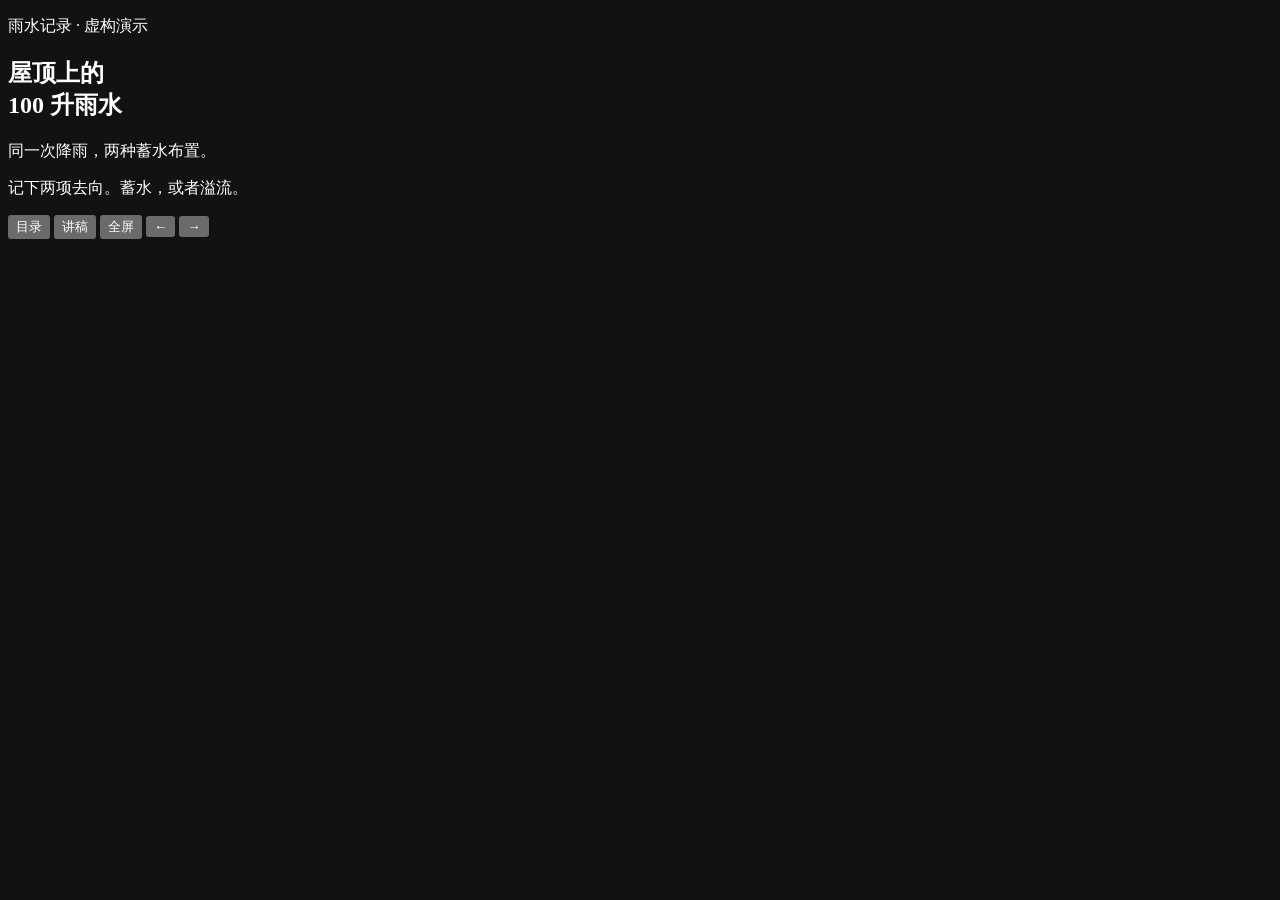
<file: assets/starter/index.html>
<!doctype html>
<html lang="zh-CN">
<head>
  <meta charset="utf-8">
  <meta name="viewport" content="width=device-width,initial-scale=1,viewport-fit=cover">
  <meta name="color-scheme" content="dark">
  <title>屋顶上的 100 升雨水 · 动态演示样例</title>
  <!-- YD_INLINE_CSS -->
</head>
<body>
<main id="stage" aria-label="屋顶雨水示例">
  <div id="deck">
    <section class="slide opener" data-title="屋顶上的 100 升雨水" data-chapter="雨水记录" data-beats="3" data-motion="cover" data-transition="iris" aria-labelledby="title-1">
      <div class="rain-window" aria-hidden="true"></div>
      <div class="title-block">
        <p class="eyebrow">雨水记录 · 虚构演示</p>
        <h1 id="title-1">屋顶上的<br><span>100</span> 升雨水</h1>
        <p class="intro" data-in="1">同一次降雨，两种蓄水布置。</p>
        <p class="opening-note" data-in="2">记下两项去向。蓄水，或者溢流。</p>
      </div>
      <p class="speaker-note" hidden>开场先看总降雨量，下一拍翻开记录册，再把注意力转到收集和溢流。此样例的数据是示意数字。</p>
    </section>

    <section class="slide survey" data-title="记录两种去向" data-chapter="记录方法" data-beats="3" data-motion="sheets" data-transition="leaf" aria-labelledby="title-2" hidden>
      <div class="rain-window" aria-hidden="true"></div>
      <div class="title-block">
        <p class="eyebrow">水量账本 · 单位为升</p>
        <h2 id="title-2">记录两种<br>去向</h2>
        <p class="intro">两种布置都接到 100 升雨水。</p>
      </div>
      <div class="field-sheet">
        <h3>水量记录簿</h3>
        <p><span>屋顶来水</span><b>100 L</b></p>
        <p data-in="1"><span>进入蓄水装置</span><b class="blue-ink">收集量</b></p>
        <p data-in="2"><span>从出水口流出</span><b>溢流量</b></p>
        <p class="balance" data-in="2">来水 = 收集量 + 溢流量</p>
      </div>
      <p class="speaker-note" hidden>用同一来水量对照两个布置。为展示动画，这个示意账本只分收集和溢流两项，忽略蒸发等其他去向。</p>
    </section>

    <section class="slide results" data-title="收集与溢流" data-chapter="对比结果" data-beats="3" data-transition="ink" aria-labelledby="title-3" hidden>
      <div class="ruled-paper" aria-hidden="true"></div>
      <div class="result-content">
        <p class="eyebrow">两种布置 · 示意结果</p>
        <h2 id="title-3">同样的来水量，<br>分到不同地方</h2>
        <div class="choices" aria-label="选择蓄水布置">
          <button type="button" data-layout="0" aria-pressed="true">布置 A</button>
          <button type="button" data-layout="1" aria-pressed="false">布置 B</button>
        </div>
        <div id="pour" data-in="1" role="img" aria-label="布置 A：收集 35 升，溢流 65 升">
          <div class="pour-capture"><b id="capture-value">35</b><span>升 · 收集</span></div>
          <div class="pour-overflow"><b id="overflow-value">65</b><span>升 · 溢流</span></div>
        </div>
        <p class="result-line" data-in="2">在这个例子中，布置 B 多收集 20 升，溢流也少了 20 升。</p>
      </div>
      <p class="speaker-note" hidden>先让观众看同一条总量轴，再切换布置。动画只移动两段的分界。标出的数值是虚构示例。</p>
    </section>
    <canvas id="book" class="motion-canvas" aria-hidden="true" hidden></canvas>
  </div>
  <div id="wipe" aria-hidden="true" hidden><span></span></div>
</main>
<nav id="chrome" aria-label="演示导航">
  <span id="chapter"></span>
  <div id="timeline" aria-label="章节进度"></div>
  <div class="nav-controls">
    <button type="button" id="overview-btn" title="章节目录 (Esc)">目录</button>
    <button type="button" id="notes-btn" title="讲稿 (N)">讲稿</button>
    <button type="button" id="full-btn" title="全屏 (F)">全屏</button>
    <button type="button" id="prev" aria-label="上一步">←</button>
    <output id="pager"></output>
    <button type="button" id="next" aria-label="下一步">→</button>
  </div>
</nav>
<dialog id="overview" aria-labelledby="index-heading">
  <header><h2 id="index-heading">演示目录</h2><form method="dialog"><button aria-label="关闭目录">×</button></form></header>
  <div id="index-list"></div>
  <p>← → 逐步播放 · ↑ ↓ 跳页 · N 讲稿 · F 全屏 · R 重播当前页</p>
</dialog>
<dialog id="notes" aria-labelledby="notes-title">
  <header><h2 id="notes-title">本页讲稿</h2><form method="dialog"><button aria-label="关闭讲稿">×</button></form></header>
  <p id="notes-body"></p>
</dialog>
<div id="live" class="sr-only" aria-live="polite"></div>
<noscript><p class="no-script">请启用浏览器 JavaScript 以播放这个文件。</p></noscript>
<!-- YD_INLINE_JS -->
</body>
</html>
</file>
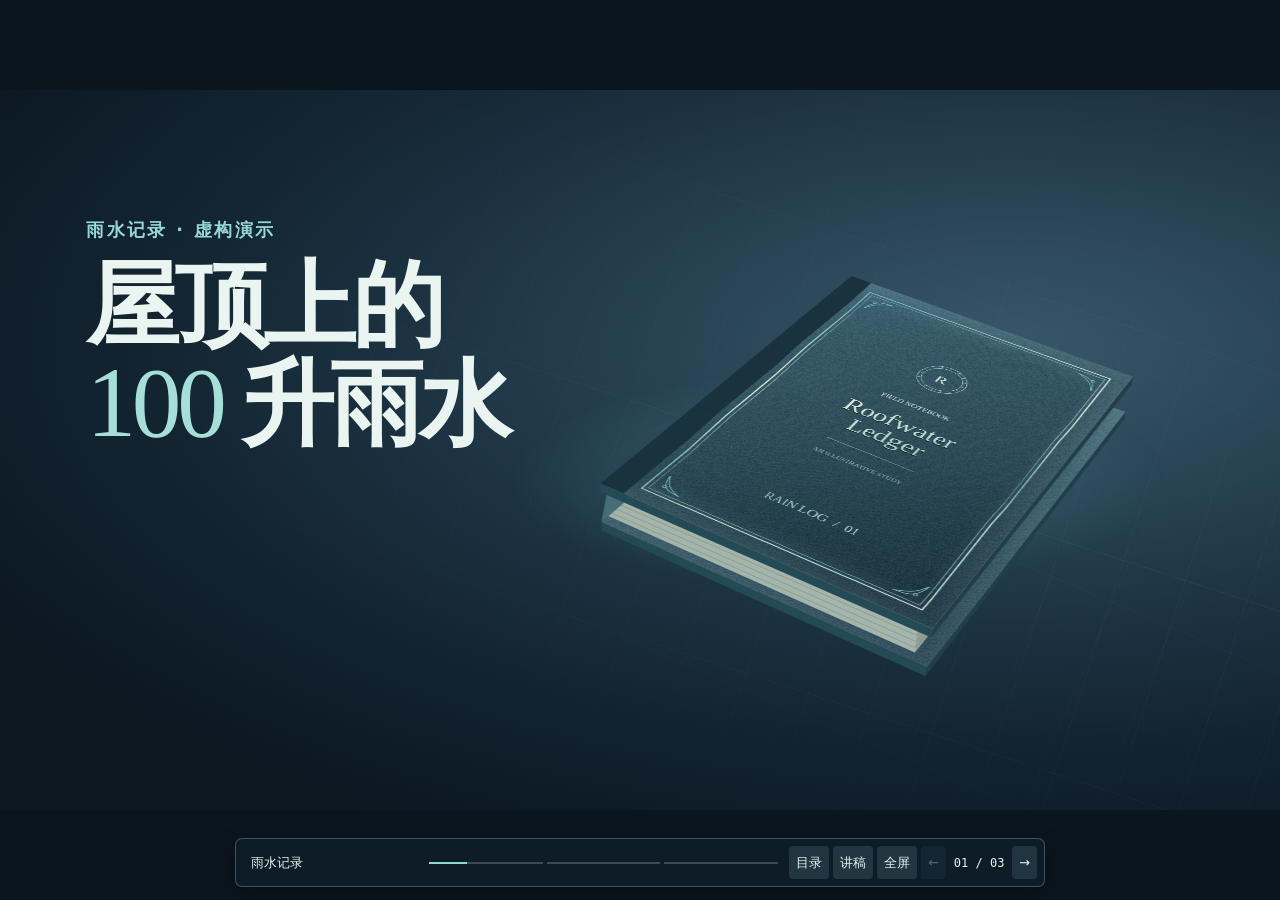
<file: examples/roofwater.html>
<!doctype html>
<html lang="zh-CN">
<head>
  <meta charset="utf-8">
  <meta name="viewport" content="width=device-width,initial-scale=1,viewport-fit=cover">
  <meta name="color-scheme" content="dark">
  <title>屋顶上的 100 升雨水 · 动态演示样例</title>
  <style>
:root {
  --stage-dark: #101d26;
  --stage-light: #e3f3ef;
  --focus: #ffca94;
  --nav-back: #101e29ed;
  --nav-text: #e3f3ef;
  --accent: #8dccc6;
  --font: "Microsoft YaHei","PingFang SC","Noto Sans CJK SC",system-ui,sans-serif;
}
* { box-sizing: border-box; }
html,body { width: 100%; height: 100%; margin: 0; overflow: hidden; }
body { background: var(--stage-dark); color: var(--stage-light); font-family: var(--font); }
button { color: inherit; cursor: pointer; font: inherit; }
button:disabled { cursor: default; opacity: .36; }
:is(button,a):focus-visible { outline: 3px solid var(--focus); outline-offset: 4px; }
[hidden] { display: none !important; }
.sr-only { position: absolute; width: 1px; height: 1px; overflow: hidden; clip-path: inset(50%); }
.no-script { position: fixed; bottom: 80px; left: 20px; color: var(--stage-light); }
#stage { position: fixed; inset: 0; overflow: hidden; touch-action: pan-y; }
#deck { position: absolute; top: 50%; left: 50%; width: var(--width,1600px); height: var(--height,900px); transform: translate(-50%,-50%) scale(var(--scale,1)); overflow: hidden; isolation: isolate; }
.slide { position: absolute; inset: 0; isolation: isolate; overflow: hidden; }
.motion-canvas { position: absolute; z-index: 4; pointer-events: none; }
[data-in] { transition: opacity .65s, translate .65s cubic-bezier(.2,.58,.2,1), filter .65s; }
[data-in][data-pending] { opacity: 0; translate: 0 20px; filter: blur(5px); visibility: hidden; pointer-events: none; }
.is-entering .intro-layer { animation: enter-layer .95s .06s cubic-bezier(.15,.68,.21,1) backwards; }
@keyframes enter-layer { from { opacity: 0; translate: 0 23px; filter: blur(5px); } }
#chrome { position: fixed; z-index: 9; bottom: max(13px,env(safe-area-inset-bottom)); left: 12px; right: 12px; margin-inline: auto; max-width: 810px; display: grid; grid-template-columns: .5fr 1fr auto; gap: 11px; padding: 7px; align-items: center; background: var(--nav-back); color: var(--nav-text); border: 1px solid #98ccce50; border-radius: 7px; box-shadow: 0 5px 15px #060c12a0; font-size: 13px; }
#chapter { padding-left: 8px; overflow: hidden; text-overflow: ellipsis; white-space: nowrap; }
#timeline,.nav-controls { display: flex; align-items: center; gap: 4px; }
#timeline button { position: relative; flex: 1; height: 27px; padding: 0; background: transparent; border: 0; }
#timeline button::before { content: ""; position: absolute; top: 13px; inset-inline: 0; height: 2px; background: #b7d8dc40; }
#timeline button[aria-current="step"]::before { background: linear-gradient(90deg,var(--accent) var(--progress),#b7d8dc40 var(--progress)); }
.nav-controls { justify-content: end; }
.nav-controls button { padding: 6px 7px; min-height: 33px; border: 0; border-radius: 4px; background: #a0c4d325; white-space: nowrap; }
.nav-controls button:hover,.nav-controls button:focus-visible { background: #a0c4d35a; }
#pager { min-width: 58px; text-align: center; white-space: nowrap; font: 12px "Consolas",monospace; }
dialog { color: #edf5f6; border: 1px solid #86b5bf; width: min(685px,calc(100% - 30px)); border-radius: 10px; background: #112431; box-shadow: 0 18px 55px #070e18b0; padding: 20px 24px; }
dialog::backdrop { background: #09141fbd; backdrop-filter: blur(5px); }
dialog header { display: flex; align-items: center; gap: 11px; justify-content: space-between; border-bottom: 1px solid #6292a4; margin-bottom: 15px; padding-bottom: 9px; }
dialog h2 { margin: 0; font-size: 26px; }
dialog p { margin: 14px 0 3px; line-height: 1.55; }
dialog button { border: 1px solid #63a0a763; background: #3b637357; border-radius: 3px; padding: 7px 10px; }
#index-list { display: flex; flex-direction: column; gap: 7px; }
#index-list button { text-align: left; }
#index-list button[aria-current="page"] { border-color: var(--focus); }
#wipe { position: absolute; z-index: 8; inset: 0; perspective: 1200px; pointer-events: none; overflow: hidden; }
#wipe span { position: absolute; inset: 0; background: linear-gradient(90deg,#374e4e,#c5e5dd 13%,#eafaec 55%,#658389); transform-origin: left center; animation: turn .74s cubic-bezier(.58,.06,.32,1) both; }
#wipe[data-direction="back"] span { animation-name: turn-back; }
#wipe[data-effect="iris"] span { background: radial-gradient(ellipse,#aac9c4,#385c68 44%,#172b37 72%); animation-name: cinema-iris; }
#wipe[data-effect="ink"] span { background: radial-gradient(ellipse at 30% 36%,#20475a,#152631 67%); animation-name: ink-spread; }
@keyframes turn { 0% { transform: translateX(105%) rotateY(42deg); opacity: 0; } 45%,54% { transform: translateX(0) rotateY(0); opacity: 1; } 100% { transform: translateX(-113%) rotateY(-37deg); opacity: 0; } }
@keyframes turn-back { 0% { transform: translateX(-105%) rotateY(-38deg); opacity: 0; } 45%,54% { transform: translateX(0) rotateY(0); opacity: 1; } 100% { transform: translateX(113%) rotateY(39deg); opacity: 0; } }
@keyframes cinema-iris { 0% { scale: 2; opacity: 0; filter: blur(20px); } 46%,54% { scale: 1; opacity: 1; filter: blur(0); } 100% { scale: .9; opacity: 0; filter: blur(16px); } }
@keyframes ink-spread { 0% { opacity: 0; clip-path: ellipse(0% 0% at 29% 28%); } 46%,54% { opacity: 1; clip-path: ellipse(120% 130% at 29% 28%); } 100% { opacity: 0; clip-path: ellipse(160% 160% at 29% 28%); } }
@media (max-width: 630px) {
  #chrome { grid-template-columns: 1fr auto; left: 8px; right: 8px; gap: 6px; }
  #chapter { display: none; }
  .nav-controls { gap: 3px; }.nav-controls button { padding-inline: 5px; min-height: 36px; }
  #pager { min-width: 45px; }
}
@media (prefers-reduced-motion: reduce) {
  *,*::before,*::after { animation: none !important; transition: none !important; }
}

/* Replace this file when changing subject, palette or layouts. */
:root { --stage-dark: #0b151e; --accent: #90d9d2; --focus: #ffc99d; }
.slide { color: #eaf5f1; background: radial-gradient(ellipse at 79% 35%,#324d60 0,#192e3d 43%,#0b1721 84%); }
.title-block,.result-content { position: absolute; z-index: 2; left: 108px; top: 160px; width: 690px; }
.eyebrow { margin: 0 0 20px; color: #97d9d2; font-size: 22px; font-weight: 620; letter-spacing: .15em; }
.slide h1,.slide h2,.slide h3 { margin: 0; font-family: "Songti SC","STZhongsong","SimSun",Georgia,serif; font-weight: 700; line-height: 1.04; letter-spacing: -.046em; }
.slide h1 { font-size: 116px; }
.slide h2 { font-size: 96px; }
.slide h1 span { color: #a6ded8; font: 1.07em/.98 Georgia,serif; }
.intro,.opening-note,.result-line { margin: 28px 0 0; line-height: 1.55; font-size: 32px; color: #d4e5e5; }
.opening-note { color: #9edacf; font-size: 26px; margin-top: 13px; }
.rain-window { position: absolute; inset: 0; pointer-events: none; overflow: hidden; background: radial-gradient(ellipse at 79% 40%,#6db9c118,transparent 60%); }
.rain-window::before,.rain-window::after { content: ""; position: absolute; inset: -30%; opacity: .6; transform: rotate(18deg); background: repeating-linear-gradient(90deg,transparent 0 34px,#bbebfc14 34.6px 35px,transparent 35px 81px),repeating-linear-gradient(0deg,transparent 0 215px,#e3f6fe14 215px 216px,transparent 216px 280px); mask-image: radial-gradient(ellipse at 74% 47%,#000 10%,transparent 55%); animation: rain-glass 9s linear infinite; }
.rain-window::after { opacity: .35; transform: rotate(23deg); animation-delay: -3s; animation-duration: 6s; }
@keyframes rain-glass { from { translate: 0 -100px; } to { translate: -91px 180px; } }
.is-entering :is(.title-block,.result-content) { animation: enter-layer .85s .1s cubic-bezier(.15,.68,.21,1) backwards; }
#book { left: 604px; top: 60px; width: 960px; height: 770px; }
#book.closing-book { left: 830px; width: 690px; }
.survey .title-block { left: 108px; width: 620px; }
.survey .sheets-canvas { z-index: 1; width: 1130px; height: 830px; left: 300px; top: 14px; }
.field-sheet { position: absolute; z-index: 2; width: 640px; min-height: 520px; top: 150px; right: 128px; padding: 45px 40px; color: #203946; background: repeating-linear-gradient(0deg,transparent 0 38px,#29727a23 38px 39px),linear-gradient(144deg,#ebf3e9,#b5d0d0); transform: perspective(1250px) rotateY(-8deg) rotateZ(3deg); border: 1px solid #94b1b0; border-radius: 3px 5px 14px 4px; box-shadow: 6px 8px 0 #6d8a8f,10px 12px 0 #90afb0,17px 22px 35px #05121ee0, inset 0 0 30px #51818949; }
.field-sheet h3 { font-size: 39px; margin-bottom: 22px; }
.field-sheet p { display: flex; justify-content: space-between; gap: 12px; margin: 0; padding: 17px 0; border-bottom: 1px solid #47687762; align-items: baseline; font-size: 26px; }
.field-sheet b { font: 38px/1.1 Georgia,"Microsoft YaHei",serif; color: #1c5161; }
.field-sheet .balance { margin-top: 25px; border-bottom: 0; font-size: 28px; font-weight: 650; }
.survey.is-entering .field-sheet { animation: physical-slide 1s .20s cubic-bezier(.14,.7,.24,1) backwards; }
@keyframes physical-slide { from { opacity: 0; translate: 105px 70px; rotate: 12deg; filter: blur(5px); } }
.results { color: #112d3a; background: #d9e6df; }
.ruled-paper { position: absolute; inset: 0; background: repeating-linear-gradient(0deg,transparent 0 41px,#65878b26 41px 42px), radial-gradient(ellipse at 35% 27%,#edf5e5,#d5e6de 54%,#9cbab9); }
.result-content { top: 115px; width: 1384px; }
.result-content .eyebrow { color: #286172; }
.result-content h2 { font-size: 78px; }
.choices { display: flex; width: fit-content; margin-top: 30px; border-bottom: 1px solid #527d8390; }
.choices button { padding: 10px 25px; font-size: 25px; color: #1f495b; border: 0; border-bottom: 2px solid transparent; background: #4b849315; }
.choices button[aria-pressed="true"] { background: #1b5163; color: #e5f3ed; border-color: #3b8290; }
#pour { display: flex; height: 155px; margin-top: 32px; perspective: 960px; }
#pour > div { display: flex; flex-direction: column; align-items: flex-start; justify-content: center; padding-left: 32px; color: #f0fcf5; box-shadow: inset 0 1px 0 #e9fffb9a,inset 0 -4px 0 #1629307a,0 10px 20px #354f4880; }
#pour b { font: 76px/.94 Georgia,serif; }
#pour span { font-size: 25px; margin-top: 7px; }
.pour-capture { flex: 0 0 var(--capture,35%); background: linear-gradient(0deg,#255e69,#2d8290); transition: flex-basis .8s cubic-bezier(.12,.55,.19,1); }
.pour-overflow { flex: 1; background: linear-gradient(0deg,#414f68,#546783); }
#pour:not([data-pending]) .pour-capture { transform-origin: left bottom; animation: settle-a .87s cubic-bezier(.14,.66,.32,1) backwards; }
#pour:not([data-pending]) .pour-overflow { transform-origin: left bottom; animation: settle-b .89s .12s cubic-bezier(.14,.66,.32,1) backwards; }
@keyframes settle-a { from { opacity: 0; transform: translate3d(-19px,-30px,70px) rotateX(-52deg); clip-path: inset(0 96% 0 0); } 74% { clip-path: inset(0 0 0 0); } }
@keyframes settle-b { from { opacity: 0; transform: translate3d(30px,-30px,86px) rotateY(72deg) rotateX(-39deg); filter: brightness(1.4); } }
.result-line { color: #174b56; }
.portrait :is(.title-block,.result-content) { left: 62px; top: 120px; width: 835px; }
.portrait .slide h1 { font-size: 112px; }
.portrait #book { left: 6px; top: 683px; width: 950px; height: 724px; }
.portrait .survey .title-block { left: 60px; width: 839px; }
.portrait .survey .title-block br { display: none; }
.portrait .survey .sheets-canvas { left: 28px; top: 515px; width: 900px; height: 800px; }
.portrait .field-sheet { top: 648px; right: 98px; width: 751px; min-height: 550px; }
.portrait .field-sheet p { font-size: 32px; }
.portrait .result-content h2 { font-size: 82px; }
.portrait .intro,.portrait .result-line { font-size: 36px; }
.portrait #pour { height: 204px; }
.portrait .choices button,.portrait #pour span { font-size: 31px; }

</style>
</head>
<body>
<main id="stage" aria-label="屋顶雨水示例">
  <div id="deck">
    <section class="slide opener" data-title="屋顶上的 100 升雨水" data-chapter="雨水记录" data-beats="3" data-motion="cover" data-transition="iris" aria-labelledby="title-1">
      <div class="rain-window" aria-hidden="true"></div>
      <div class="title-block">
        <p class="eyebrow">雨水记录 · 虚构演示</p>
        <h1 id="title-1">屋顶上的<br><span>100</span> 升雨水</h1>
        <p class="intro" data-in="1">同一次降雨，两种蓄水布置。</p>
        <p class="opening-note" data-in="2">记下两项去向。蓄水，或者溢流。</p>
      </div>
      <p class="speaker-note" hidden>开场先看总降雨量，下一拍翻开记录册，再把注意力转到收集和溢流。此样例的数据是示意数字。</p>
    </section>

    <section class="slide survey" data-title="记录两种去向" data-chapter="记录方法" data-beats="3" data-motion="sheets" data-transition="leaf" aria-labelledby="title-2" hidden>
      <div class="rain-window" aria-hidden="true"></div>
      <div class="title-block">
        <p class="eyebrow">水量账本 · 单位为升</p>
        <h2 id="title-2">记录两种<br>去向</h2>
        <p class="intro">两种布置都接到 100 升雨水。</p>
      </div>
      <div class="field-sheet">
        <h3>水量记录簿</h3>
        <p><span>屋顶来水</span><b>100 L</b></p>
        <p data-in="1"><span>进入蓄水装置</span><b class="blue-ink">收集量</b></p>
        <p data-in="2"><span>从出水口流出</span><b>溢流量</b></p>
        <p class="balance" data-in="2">来水 = 收集量 + 溢流量</p>
      </div>
      <p class="speaker-note" hidden>用同一来水量对照两个布置。为展示动画，这个示意账本只分收集和溢流两项，忽略蒸发等其他去向。</p>
    </section>

    <section class="slide results" data-title="收集与溢流" data-chapter="对比结果" data-beats="3" data-transition="ink" aria-labelledby="title-3" hidden>
      <div class="ruled-paper" aria-hidden="true"></div>
      <div class="result-content">
        <p class="eyebrow">两种布置 · 示意结果</p>
        <h2 id="title-3">同样的来水量，<br>分到不同地方</h2>
        <div class="choices" aria-label="选择蓄水布置">
          <button type="button" data-layout="0" aria-pressed="true">布置 A</button>
          <button type="button" data-layout="1" aria-pressed="false">布置 B</button>
        </div>
        <div id="pour" data-in="1" role="img" aria-label="布置 A：收集 35 升，溢流 65 升">
          <div class="pour-capture"><b id="capture-value">35</b><span>升 · 收集</span></div>
          <div class="pour-overflow"><b id="overflow-value">65</b><span>升 · 溢流</span></div>
        </div>
        <p class="result-line" data-in="2">在这个例子中，布置 B 多收集 20 升，溢流也少了 20 升。</p>
      </div>
      <p class="speaker-note" hidden>先让观众看同一条总量轴，再切换布置。动画只移动两段的分界。标出的数值是虚构示例。</p>
    </section>
    <canvas id="book" class="motion-canvas" aria-hidden="true" hidden></canvas>
  </div>
  <div id="wipe" aria-hidden="true" hidden><span></span></div>
</main>
<nav id="chrome" aria-label="演示导航">
  <span id="chapter"></span>
  <div id="timeline" aria-label="章节进度"></div>
  <div class="nav-controls">
    <button type="button" id="overview-btn" title="章节目录 (Esc)">目录</button>
    <button type="button" id="notes-btn" title="讲稿 (N)">讲稿</button>
    <button type="button" id="full-btn" title="全屏 (F)">全屏</button>
    <button type="button" id="prev" aria-label="上一步">←</button>
    <output id="pager"></output>
    <button type="button" id="next" aria-label="下一步">→</button>
  </div>
</nav>
<dialog id="overview" aria-labelledby="index-heading">
  <header><h2 id="index-heading">演示目录</h2><form method="dialog"><button aria-label="关闭目录">×</button></form></header>
  <div id="index-list"></div>
  <p>← → 逐步播放 · ↑ ↓ 跳页 · N 讲稿 · F 全屏 · R 重播当前页</p>
</dialog>
<dialog id="notes" aria-labelledby="notes-title">
  <header><h2 id="notes-title">本页讲稿</h2><form method="dialog"><button aria-label="关闭讲稿">×</button></form></header>
  <p id="notes-body"></p>
</dialog>
<div id="live" class="sr-only" aria-live="polite"></div>
<noscript><p class="no-script">请启用浏览器 JavaScript 以播放这个文件。</p></noscript>
<script>
/* Independent perspective-canvas props for scene-based presentations. */
(() => {
  "use strict";

  const clamp = (x) => Math.min(1, Math.max(0, x));
  const smooth = (x) => clamp(x) ** 2 * (3 - 2 * clamp(x));
  const mix = (a, b, x) => a + (b - a) * x;
  const pi = Math.PI;
  const bookWidth = 3.76;
  const paperWidth = 3.57;
  const bookDepth = 5.10;
  const paperDepth = 4.86;

  const defaultCover = {
    emblem: "✧",
    eyebrow: "F I E L D   N O T E S",
    title: ["The Archive"],
    subtitle: "A   C O L L E C T I O N   O F   O B S E R V A T I O N S",
    footer: "Vol. I",
  };

  const defaultPages = {
    left: { heading: "Field notes", rows: ["Context", "Observations", "Open questions"] },
    right: { heading: "Evidence", rows: ["Source", "Description", "Interpretation"] },
    under: { heading: "Method", rows: ["Define", "Collect", "Compare", "Verify"], checks: true },
  };

  const defaultMaterials = {
    cover: ["#40432d", "#272c20", "#111d18"],
    liner: ["#434938", "#2e3429", "#24281e"],
    left: ["#f9edd0", "#e1cda2", "#bea477"],
    right: ["#f1dfba", "#dfca9c", "#b69f75"],
    under: ["#f8e8c5", "#e8d5ab", "#c4ae84"],
    foil: ["#8e6d36", "#d9bc77", "#b9985a", "#ead29f", "#8f6e40"],
    binding: ["#2e342a", "#272c21", "#3c422f", "#5b5840"],
    edges: ["#dfc89b", "#ccb182", "#b9a277", "#745535"],
    ink: "#554b37",
    accent: "#8a5543",
    rule: "#967d55",
    halo: [167, 128, 64],
  };

  function surface(kind, content, materials, customImage) {
    const texture = document.createElement("canvas");
    texture.width = 610;
    texture.height = 860;
    const g = texture.getContext("2d");
    const w = texture.width;
    const h = texture.height;
    if (customImage) {
      g.drawImage(customImage, 0, 0, w, h);
      return texture;
    }
    const isCover = kind === "cover";
    const isLiner = kind === "liner";
    const isPaper = !isCover && !isLiner;
    let seed = 215730;
    const random = () => {
      seed = (Math.imul(seed, 1664525) + 1013904223) >>> 0;
      return seed / 4294967296;
    };
    const stops = materials[kind];
    const base = g.createLinearGradient(0, 0, w, h);
    base.addColorStop(0, stops[0]);
    base.addColorStop(.56, stops[1]);
    base.addColorStop(1, stops[2]);
    g.fillStyle = base;
    g.fillRect(0, 0, w, h);
    const img = g.getImageData(0, 0, w, h);
    for (let y = 0; y < h; ++y) {
      for (let x = 0; x < w; ++x) {
        const i = 4 * (y * w + x);
        const grain = (random() - .5) * (isPaper ? 23 : 25);
        const ox = Math.min(x, w - x) / 62;
        const oy = Math.min(y, h - y) / 78;
        const wear = (1 - Math.min(1, ox, oy)) * (isPaper ? -18 : 19);
        const cloth = isPaper ? 0 : 6 * Math.sin(x * 2.18) * Math.sin(y * 3.12) + 3 * Math.sin(y * 2.41);
        for (let c = 0; c < 3; ++c) img.data[i + c] += grain + cloth + wear;
      }
    }
    g.putImageData(img, 0, 0);

    if (isCover) {
      const gold = g.createLinearGradient(120, 70, 470, 640);
      for (const [i, position] of [0, .42, .66, .85, 1].entries()) {
        gold.addColorStop(position, materials.foil[i]);
      }
      g.fillStyle = materials.cover[2];
      g.fillRect(0, 0, 45, h);
      g.strokeStyle = materials.binding[3];
      g.lineWidth = 1.2;
      g.strokeRect(8, 15, 35, h - 30);
      g.strokeStyle = gold;
      g.lineWidth = 2.7;
      g.strokeRect(60, 32, w - 94, h - 64);
      g.lineWidth = 1;
      g.strokeRect(68, 40, w - 110, h - 80);
      for (const [x, sx] of [[78, 1], [w - 50, -1]]) {
        for (const [y, sy] of [[50, 1], [h - 50, -1]]) {
          g.save();
          g.translate(x, y);
          g.scale(sx, sy);
          g.lineWidth = 1.6;
          g.beginPath();
          g.moveTo(0, 41);
          g.bezierCurveTo(11, 16, 16, 11, 41, 0);
          g.bezierCurveTo(19, 2, 6, 3, 0, 41);
          g.stroke();
          g.beginPath();
          g.arc(9, 9, 3, 0, pi * 2);
          g.stroke();
          g.restore();
        }
      }
      const center = 318;
      g.strokeStyle = gold;
      g.beginPath();
      g.arc(center, 230, 47, 0, pi * 2);
      g.stroke();
      g.beginPath();
      g.arc(center, 230, 39, 0, pi * 2);
      g.stroke();
      for (let i = 0; i < 16; ++i) {
        const a = i * pi / 8;
        g.beginPath();
        g.moveTo(center + 41 * Math.cos(a), 230 + 41 * Math.sin(a));
        g.lineTo(center + 46 * Math.cos(a), 230 + 46 * Math.sin(a));
        g.stroke();
      }
      g.textAlign = "center";
      g.fillStyle = gold;
      g.font = "34px Georgia, serif";
      g.fillText(content.emblem, center, 243, 64);
      g.font = "16px Georgia, serif";
      g.fillText(content.eyebrow, center, 344, 436);
      g.font = "52px Georgia, serif";
      g.shadowColor = "#111409";
      g.shadowOffsetY = 2;
      g.shadowBlur = 1;
      const titles = Array.isArray(content.title) ? content.title.slice(0, 3) : [content.title];
      for (const [row, title] of titles.entries()) {
        g.fillText(title, center, 445 + (row - (titles.length - 1) / 2) * 54, 436);
      }
      g.shadowColor = "transparent";
      g.lineWidth = 1.2;
      g.beginPath();
      g.moveTo(234, 517);
      g.lineTo(403, 517);
      g.stroke();
      g.font = "14px Georgia, serif";
      g.fillText(content.subtitle, center, 567, 436);
      g.font = "25px Georgia, serif";
      g.fillText(content.footer, center, 725, 436);
    }

    if (isPaper) {
      g.fillStyle = materials.ink;
      g.strokeStyle = materials.rule;
      g.lineWidth = 1.1;
      g.beginPath();
      g.moveTo(63, 109);
      g.lineTo(550, 109);
      g.moveTo(63, 749);
      g.lineTo(550, 749);
      g.stroke();
      g.font = "17px Georgia";
      g.fillText(content.eyebrow, 63, 92, 487);
      g.fillStyle = materials.accent;
      g.font = "45px Georgia";
      g.fillText(content.heading, 63, 180, 487);
      g.globalAlpha = .57;
      g.beginPath();
      g.moveTo(64, 224);
      g.lineTo(64, 718);
      g.moveTo(548, 224);
      g.lineTo(548, 718);
      for (let i = 0; i < 15; ++i) {
        g.moveTo(63, 232 + i * 34);
        g.lineTo(551, 232 + i * 34);
      }
      g.stroke();
      g.globalAlpha = .92;
      g.fillStyle = materials.ink;
      g.font = "22px Georgia";
      const rows = content.rows.slice(0, 13);
      const spacing = rows.length < 8 ? 68 : 34;
      for (const [i, line] of rows.entries()) {
        if (content.checks) g.strokeRect(81, 242 + spacing * i, 12, 11);
        g.fillText(line, 114, 258 + spacing * i, 417);
      }
      g.globalAlpha = .66;
      g.font = "17px Georgia";
      g.fillText(content.footer, 64, 781, 486);
    }
    return texture;
  }

  function pointsArea(points) {
    let twiceArea = 0;
    for (let i = 0; i < points.length; ++i) {
      const p = points[i];
      const q = points[(i + 1) % points.length];
      twiceArea += p.x * q.y - p.y * q.x;
    }
    return twiceArea * .5;
  }

  function triangle(g, tex, p, q, r, u, v, w) {
    const x1 = v[0] - u[0];
    const x2 = w[0] - u[0];
    const y1 = v[1] - u[1];
    const y2 = w[1] - u[1];
    const det = x1 * y2 - x2 * y1;
    const a = ((q.x - p.x) * y2 - (r.x - p.x) * y1) / det;
    const c = ((r.x - p.x) * x1 - (q.x - p.x) * x2) / det;
    const b = ((q.y - p.y) * y2 - (r.y - p.y) * y1) / det;
    const d = ((r.y - p.y) * x1 - (q.y - p.y) * x2) / det;
    const mx = (p.x + q.x + r.x) / 3;
    const my = (p.y + q.y + r.y) / 3;
    g.save();
    g.beginPath();
    for (const [i, item] of [p, q, r].entries()) {
      const size = Math.max(1, Math.hypot(item.x - mx, item.y - my));
      const x = item.x + .85 * (item.x - mx) / size;
      const y = item.y + .85 * (item.y - my) / size;
      if (i === 0) g.moveTo(x, y);
      else g.lineTo(x, y);
    }
    g.closePath();
    g.clip();
    g.transform(a, b, c, d, p.x - a * u[0] - c * u[1], p.y - b * u[0] - d * u[1]);
    g.drawImage(tex, 0, 0);
    g.restore();
  }

  window.startArchiveBook = (canvas, options = {}) => {
    const ctx = canvas.getContext("2d", { alpha: true });
    if (!ctx) return { set() {}, resize() {}, dispose() {} };
    const reduceMotion = window.matchMedia("(prefers-reduced-motion: reduce)");
    const materials = { ...defaultMaterials, ...options.materials };
    const coverContent = { ...defaultCover, ...options.cover };
    const tex = {};
    for (const name of ["cover", "liner", "left", "right", "under"]) {
      const content = name === "cover"
        ? coverContent
        : { eyebrow: "T H E   A R C H I V E", footer: "", ...defaultPages[name], ...options.pages?.[name] };
      tex[name] = surface(name, content, materials, options.textures?.[name]);
    }
    const motion = { open: 0, turn: 0, yaw: -.48, tilt: -.08, light: 1 };
    const goal = { ...motion };
    let mode = "sleep";
    let raf = 0;
    let lastTime = 0;
    let aspectScale = 1;
    let screenWidth = 900;
    let screenHeight = 800;
    const faces = [];
    let project;

    function shadow(frame, openness, brightness) {
      ctx.save();
      const point = project([0, -.1, .15]);
      ctx.translate(mix(478, point.x, .33), mix(522, point.y, .57));
      ctx.scale(1, .34);
      const halo = ctx.createRadialGradient(0, 0, 65, 0, 0, 430);
      halo.addColorStop(0, `rgba(${materials.halo},0.22)`);
      halo.addColorStop(.55, `rgba(${materials.halo},0.10)`);
      halo.addColorStop(1, `rgba(${materials.halo},0)`);
      ctx.globalAlpha = brightness;
      ctx.fillStyle = halo;
      ctx.fillRect(-490, -490, 980, 980);
      const radius = mix(205, 327, openness);
      ctx.translate(17 + frame * .8, 42);
      ctx.scale(1, .77);
      const contact = ctx.createRadialGradient(0, 0, 8, 0, 0, radius);
      contact.addColorStop(0, "rgba(2,9,7,.79)");
      contact.addColorStop(.58, "rgba(3,10,8,.32)");
      contact.addColorStop(1, "rgba(4,11,8,0)");
      ctx.fillStyle = contact;
      ctx.fillRect(-radius, -radius, radius * 2, radius * 2);
      ctx.restore();
    }

    function face(verts, contents, level, showBack = false) {
      const pts = verts.map(project);
      const area = pointsArea(pts);
      if (Math.abs(area) < .1 || (area < 0 && !showBack)) return;
      const depth = pts.reduce((total, p) => total + p.d, 0) / pts.length;
      faces.push({ pts, depth, level, contents });
    }

    function panel(a, y, width, depth, thick, top, lower, pageEdge, level) {
      const ca = Math.cos(a);
      const sa = Math.sin(a);
      const p = (u, v, t) => [ca * u * width - sa * t, y + sa * u * width + ca * t, depth * (v - .5)];
      const corners = (t) => [p(0, 0, t), p(1, 0, t), p(1, 1, t), p(0, 1, t)];
      const u = corners(thick);
      const l = corners(0);
      if (typeof top === "string" && tex[top]) {
        mapSurface(p, thick, top, false, false, 4, 3, level);
      } else {
        face(u, { color: top }, level);
      }
      if (typeof lower === "string" && tex[lower]) {
        mapSurface(p, 0, lower, true, true, 4, 3, level);
      } else {
        face([l[1], l[0], l[3], l[2]], { color: lower }, level);
      }
      for (let i = 0; i < 4; ++i) {
        const j = (i + 1) % 4;
        const rear = i === 3;
        const color = (pageEdge ? materials.edges : materials.binding)[i];
        face([u[j], u[i], l[i], l[j]], { color, pages: pageEdge && !rear, spine: rear && !pageEdge }, level);
      }
      return p;
    }

    function mapSurface(p, layer, material, reverse, flip, cols, rows, level, shade = 0) {
      const source = tex[material];
      for (let y = 0; y < rows; ++y) {
        for (let x = 0; x < cols; ++x) {
          const x0 = x / cols;
          const x1 = (x + 1) / cols;
          const y0 = y / rows;
          const y1 = (y + 1) / rows;
          const corners = [p(x0, y0, layer), p(x1, y0, layer), p(x1, y1, layer), p(x0, y1, layer)];
          const tx0 = (flip ? 1 - x0 : x0) * source.width;
          const tx1 = (flip ? 1 - x1 : x1) * source.width;
          const uv = [[tx0, y0 * source.height], [tx1, y0 * source.height], [tx1, y1 * source.height], [tx0, y1 * source.height]];
          if (reverse) {
            corners.reverse();
            uv.reverse();
          }
          const cover = material === "cover";
          face(corners, { tex: source, uv, shade: cover ? shade * .5 : shade, highlight: cover && layer > 0 ? .025 : 0 }, level);
        }
      }
    }

    function curledLeaf(turn, baseY, elapsed) {
      const theta = (.008 + turn * .985) * pi;
      const arch = Math.sin(theta) * .59;
      const p = (u, v) => {
        const angle = theta + arch * (.55 - u);
        const curl = u ** 4 * Math.sin(v * pi) * (.025 + .10 * Math.sin(theta));
        const flutter = Math.sin(elapsed * .94 + v * 2.4) * u ** 4 * .014;
        return [Math.cos(angle) * u * paperWidth, baseY + Math.sin(angle) * u * paperWidth + curl + flutter, paperDepth * (v - .5)];
      };
      mapSurface(p, 0, "right", false, false, 12, 4, 70, .08 * Math.sin(theta));
      mapSurface(p, 0, "left", true, true, 12, 4, 70, .10 * Math.sin(theta));
      const rim = [p(.992, 0), p(1, 0), p(1, .5), p(.992, .5)];
      face(rim, { color: "rgba(236,209,158,.67)" }, 71, true);
      face([p(.992, .5), p(1, .5), p(1, 1), p(.992, 1)], { color: "rgba(212,188,142,.72)" }, 71, true);
    }

    function drawFace({ pts, contents }) {
      if (contents.tex) {
        const [p, q, r, s] = pts;
        const [u, v, w, x] = contents.uv;
        triangle(ctx, contents.tex, p, q, r, u, v, w);
        triangle(ctx, contents.tex, p, r, s, u, w, x);
        if (!contents.shade && !contents.highlight) return;
      }
      ctx.beginPath();
      ctx.moveTo(pts[0].x, pts[0].y);
      for (const item of pts.slice(1)) ctx.lineTo(item.x, item.y);
      ctx.closePath();
      ctx.fillStyle = contents.color || (contents.shade ? `rgba(34,29,15,${contents.shade})` : `rgba(240,203,123,${contents.highlight})`);
      ctx.fill();
      if (contents.pages || contents.spine) {
        ctx.save();
        ctx.clip();
        const [a, b, c, d] = pts;
        const count = contents.pages ? 34 : 6;
        for (let i = 0; i < count; ++i) {
          const t = (i + .6) / count;
          ctx.beginPath();
          if (contents.pages) {
            ctx.moveTo(mix(a.x, d.x, t), mix(a.y, d.y, t));
            ctx.lineTo(mix(b.x, c.x, t), mix(b.y, c.y, t));
            ctx.strokeStyle = i % 7 === 0 ? "#6d5839a1" : "#82633c73";
            ctx.lineWidth = i % 7 === 0 ? .88 : .58;
          } else {
            ctx.moveTo(mix(a.x, b.x, t), mix(a.y, b.y, t));
            ctx.lineTo(mix(d.x, c.x, t), mix(d.y, c.y, t));
            ctx.strokeStyle = materials.foil[2];
            ctx.lineWidth = 2;
          }
          ctx.stroke();
        }
        ctx.restore();
      }
    }

    function draw(time) {
      raf = 0;
      if (mode === "sleep") return;
      const delta = lastTime ? Math.min(.048, (time - lastTime) / 1000) : .016;
      lastTime = time;
      const ease = reduceMotion.matches ? 1 : 1 - Math.exp(-delta * 3.25);
      for (const key of Object.keys(motion)) motion[key] = mix(motion[key], goal[key], ease);
      const t = reduceMotion.matches ? 0 : time / 1000;
      const wave = Math.sin(t * .59);
      const yaw = motion.yaw + wave * .036;
      const tip = motion.tilt + Math.sin(t * .48) * .021;
      const openness = motion.open;
      const theta = .97 * pi * openness;
      const cy = Math.cos(yaw);
      const sy = Math.sin(yaw);
      const cz = Math.cos(tip);
      const sz = Math.sin(tip);
      const cameraPitch = mix(.64, .88, openness);
      const cx = Math.cos(cameraPitch);
      const sx = Math.sin(cameraPitch);
      const centerX = mix(1.83, 0, smooth(openness * 1.25));
      const centerY = mix(.34, .83, openness);
      const focal = 1715 * mix(1.19, .93, openness);
      project = ([x, y, z]) => {
        x -= centerX;
        y -= centerY;
        const a = x * cy + z * sy;
        const b = z * cy - x * sy;
        const u = a * cz - y * sz;
        const v = a * sz + y * cz;
        const height = v * cx - b * sx;
        const depth = 17.2 - (v * sx + b * cx);
        return { x: 465 + focal * u / depth, y: 410 - focal * height / depth, d: depth };
      };
      ctx.setTransform(aspectScale, 0, 0, aspectScale, (screenWidth - 900 * aspectScale) * .5, (screenHeight - 800 * aspectScale) * .5);
      ctx.clearRect(-screenWidth / aspectScale, -screenHeight / aspectScale, screenWidth * 3 / aspectScale, screenHeight * 3 / aspectScale);
      shadow(wave, openness, motion.light);
      faces.length = 0;
      const cover = panel(0, .12, bookWidth, bookDepth, .11, "liner", materials.cover[2], false, 20);
      const remainingHeight = mix(.38, .25, openness) - motion.turn * .035;
      const paper = panel(0, .23, paperWidth, paperDepth, remainingHeight, "under", materials.edges[2], true, 30);
      const hingeY = .62;
      panel(theta, hingeY, bookWidth, bookDepth, .11, "cover", "liner", false, 40);

      const stackVisible = smooth((openness - .73) / .21);
      if (stackVisible > .06) {
        const leftBase = hingeY + .075 * stackVisible;
        const upper = (u, v) => [Math.cos(theta) * u * paperWidth, leftBase + Math.sin(theta) * u * paperWidth + .052 * Math.sin(pi * u), paperDepth * (v - .5)];
        mapSurface(upper, 0, "left", true, true, 8, 3, 51);
        const e = upper(1, 0);
        const f = upper(1, 1);
        const thickness = .070 * stackVisible;
        face([e, f, [f[0], f[1] - thickness, f[2]], [e[0], e[1] - thickness, e[2]]], { color: materials.edges[1], pages: true }, 50, true);
        face([f, upper(0, 1), [0, leftBase - thickness, f[2]], [f[0], f[1] - thickness, f[2]]], { color: materials.edges[2], pages: true }, 50, true);
      }

      if (openness > .61) {
        const turn = clamp(motion.turn);
        if (turn > .035 && turn < .968) {
          const seat = .23 + remainingHeight;
          const extent = paperWidth * Math.max(0, Math.cos(turn * pi) + .26);
          if (extent > .1) {
            face([[.025, seat + .006, -paperDepth * .47], [extent, seat + .006, -paperDepth * .41], [extent * .92, seat + .006, paperDepth * .45], [.025, seat + .006, paperDepth * .49]], { color: `rgba(45,34,17,${.20 * Math.sin(turn * pi)})` }, 55);
          }
          curledLeaf(turn, mix(seat + .012, hingeY + .152, turn), t);
        } else if (turn < .035) {
          const page = (u, v) => {
            const p = paper(u, v, remainingHeight + .007);
            p[1] += (.03 + .012 * Math.sin(t * 1.12)) * u ** 3 * Math.sin(pi * v);
            return p;
          };
          mapSurface(page, 0, "right", false, false, 8, 3, 52);
        }
      }

      face([cover(0, 0, .109), paper(0, 0, .36), paper(0, 1, .36), cover(0, 1, .109)], { color: materials.binding[0] }, 35, true);
      faces.sort((a, b) => a.level - b.level || b.depth - a.depth);
      for (const item of faces) drawFace(item);
      const settled = Object.keys(motion).every((key) => Math.abs(motion[key] - goal[key]) < .0001);
      if (!reduceMotion.matches || !settled) raf = requestAnimationFrame(draw);
    }

    function resize() {
      const rect = canvas.getBoundingClientRect();
      if (!rect.width || !rect.height) return;
      const pixelRatio = Math.min(window.devicePixelRatio || 1, 1.65);
      screenWidth = Math.round(rect.width * pixelRatio);
      screenHeight = Math.round(rect.height * pixelRatio);
      if (canvas.width !== screenWidth) canvas.width = screenWidth;
      if (canvas.height !== screenHeight) canvas.height = screenHeight;
      aspectScale = Math.min(screenWidth / 900, screenHeight / 800);
      if (mode !== "sleep" && !raf) raf = requestAnimationFrame(draw);
    }

    const observer = new ResizeObserver(resize);
    observer.observe(canvas);
    resize();
    return {
      set(nextMode, beat = 0) {
        if (nextMode === "sleep") {
          mode = nextMode;
          cancelAnimationFrame(raf);
          raf = 0;
          lastTime = 0;
          return;
        }
        const opening = nextMode === "cover";
        const open = Number(opening ? beat > 0 : beat === 0);
        const turn = Number(opening && beat > 1);
        Object.assign(goal, {
          open,
          turn,
          yaw: open ? -.22 : opening ? -.53 : -.69,
          tilt: open ? -.038 : opening ? -.10 : -.062,
          light: opening ? 1 : .84,
        });
        // Enter on the scene's first pose. Subsequent beats animate the same object.
        if (mode !== nextMode || reduceMotion.matches) Object.assign(motion, goal);
        mode = nextMode;
        resize();
        if (!raf) raf = requestAnimationFrame(draw);
      },
      resize,
      dispose() {
        observer.disconnect();
        cancelAnimationFrame(raf);
        mode = "sleep";
        raf = 0;
      },
    };
  };
})();

(function () {
  "use strict";

  const width = 1150;
  const height = 850;
  const camera = 1050;
  const corner = 0.5;
  const strips = 8;
  const tau = 2 * Math.PI;
  const clamp = (value, min, max) => Math.max(min, Math.min(max, value));
  const mix = (first, second, amount) => first + (second - first) * amount;
  const ease = (value) => value * value * (3 - 2 * value);

  window.startArchiveSheets = function (canvas, options = {}) {
    const context = canvas.getContext("2d", { alpha: true });
    if (!context) return { set() {}, resize() {}, sleep() {} };

    canvas.setAttribute("aria-hidden", "true");
    const reducedMotion = window.matchMedia("(prefers-reduced-motion: reduce)");
    const count = clamp(Math.round(options.count ?? 13), 1, 24);
    const duration = clamp(options.duration ?? 1.16, 0.14, 8);
    const materials = {
      paper: [243, 233, 212],
      ink: [49, 69, 65],
      stamp: [148, 90, 60],
      shadow: [8, 16, 15],
      ...options.materials,
    };
    const rgba = (rgb, opacity) => `rgba(${rgb},${opacity})`;
    const papers = Array.from({ length: count }, (_, index) => ({
      index,
      phase: (index * 2.399963 + 0.3) % tau,
      scale: 0.83 + ((index * 23) % 47) / 130,
      delay: ((index * 13) % 17) * 0.013,
      warm: (index * 29) % 13,
      rows: 7 + index % 5,
    }));

    let beat = 0;
    let startedAt = 0;
    let frameId = 0;
    let active = false;
    let source = null;
    let poses = null;

    function pose(paper, state, seconds) {
      const { index, phase } = paper;
      const wave = seconds * 1.15 + phase;
      const floating = Math.sin(wave);
      const lateral = Math.cos(wave * 0.71);
      if (state === 0) {
        const progress = papers.length === 1 ? .5 : index / (papers.length - 1);
        return [
          235 + progress * 590 + Math.sin(phase) * 57 + lateral * 26,
          118 + progress * 405 + Math.cos(phase) * 70 + floating * 23,
          -255 + Math.sin(phase * 2) * 145 + floating * 31,
          -0.65 + 0.72 * Math.sin(phase + wave * 0.3),
          0.69 * Math.cos(phase + wave * 0.25),
          -0.52 + 0.75 * Math.sin(phase * 0.82) + lateral * 0.17,
          14 + 9 * floating,
          0.48 + index * 0.022,
        ];
      }
      if (state === 1) {
        const fan = (index - (papers.length - 1) / 2) * Math.min(1, 13 / papers.length);
        return [
          560 + fan * 33 + lateral * 10,
          414 + Math.abs(fan) ** 1.7 * 6 + floating * 10,
          -97 + index * 6 + floating * 7,
          -0.68 + Math.abs(fan) * 0.026 + floating * 0.043,
          fan * 0.048 + lateral * 0.057,
          fan * 0.126 + floating * 0.036,
          15 + 6 * floating,
          0.64 + 0.019 * index,
        ];
      }
      return [
        660 + Math.sin(phase) * 9 + index * 0.4,
        574 - index * 2.6 + Math.cos(phase) * 3,
        -102 + index * 4.1,
        -1.055 + Math.sin(phase) * 0.035 + floating * 0.01,
        -0.21 + lateral * 0.018,
        -0.30 + Math.sin(phase) * 0.062,
        3 + index * 0.20,
        0.93,
      ];
    }

    function project(poseValues, paper, u, v) {
      const [x, y, depth, pitch, yaw, roll, curl] = poseValues;
      const scaledWidth = 165 * paper.scale;
      const scaledHeight = 223 * paper.scale;
      const px = (u - corner) * scaledWidth;
      const py = (v - corner) * scaledHeight;
      const pz = curl * ((v - 0.43) ** 2 * 4 + 0.23 * u * v);

      const pitchY = py * Math.cos(pitch) - pz * Math.sin(pitch);
      const pitchZ = py * Math.sin(pitch) + pz * Math.cos(pitch);
      const yawX = px * Math.cos(yaw) + pitchZ * Math.sin(yaw);
      const yawZ = -px * Math.sin(yaw) + pitchZ * Math.cos(yaw);
      const rollX = yawX * Math.cos(roll) - pitchY * Math.sin(roll);
      const rollY = yawX * Math.sin(roll) + pitchY * Math.cos(roll);
      const perspective = camera / (camera - depth - yawZ);
      return {
        x: width / 2 + (x - width / 2 + rollX) * perspective,
        y: height / 2 + (y - height / 2 + rollY) * perspective,
        z: depth + yawZ,
      };
    }

    function path(points, close = true) {
      context.beginPath();
      context.moveTo(points[0].x, points[0].y);
      for (let index = 1; index < points.length; index += 1) {
        context.lineTo(points[index].x, points[index].y);
      }
      if (close) context.closePath();
    }

    function drawPaper(paper, values, seconds) {
      const left = [];
      const right = [];
      const point = (u, v) => project(values, paper, u, v);
      for (let strip = 0; strip <= strips; strip += 1) {
        left.push(point(0, strip / strips));
        right.push(point(1, strip / strips));
      }
      const outline = [...left, ...[...right].reverse()];
      const [lightPitch, lightYaw, roll] = values.slice(3, 6);
      const front = Math.cos(lightPitch) * Math.cos(lightYaw) > 0;
      const light = 0.67 + 0.31 * Math.cos(lightPitch + 0.7)
        * Math.cos(lightYaw - 0.35 + 0.27 * Math.sin(seconds * 0.6));
      const keyX = 0.45 + Math.sin(seconds * 0.67 + paper.phase * 0.22) * 0.18;

      context.save();
      context.globalAlpha = values[7];

      const foot = point(0.5, 0.75);
      const shade = point(0.5, 0.24);
      context.shadowBlur = 11 * paper.scale;
      context.shadowOffsetX = 5;
      context.shadowOffsetY = 13;
      context.shadowColor = rgba(materials.shadow, 0.55);
      context.fillStyle = rgba(materials.paper, 1);
      path(outline);
      context.fill();
      context.shadowBlur = 0;
      context.shadowOffsetX = 0;
      context.shadowOffsetY = 0;

      const gradient = context.createLinearGradient(shade.x, shade.y, foot.x + 16, foot.y + 18);
      const brightness = Math.round(181 + 52 * light + paper.warm / 3);
      const cream = (shift) => {
        const colors = materials.paper.map((channel) => clamp(channel + brightness + shift - 243, 0, 254));
        return rgba(colors, 1);
      };
      gradient.addColorStop(0, cream(-19));
      gradient.addColorStop(keyX, cream(13));
      gradient.addColorStop(1, cream(-31));
      context.fillStyle = gradient;
      context.fill();

      for (let strip = 0; strip < strips; strip += 1) {
        const tone = Math.cos(strip * 0.44 - 1.7 + roll + lightPitch * 0.4);
        const shadeAmount = Math.abs(tone) * 0.065;
        context.fillStyle = tone < 0 ? `rgba(74, 65, 44, ${shadeAmount})` : `rgba(255, 255, 232, ${shadeAmount})`;
        path([left[strip], right[strip], right[strip + 1], left[strip + 1]]);
        context.fill();
      }

      context.lineCap = "round";
      context.lineJoin = "round";
      path(outline);
      context.strokeStyle = "rgba(77, 61, 41, 0.28)";
      context.lineWidth = 0.8;
      context.stroke();
      path([right[0], ...left], false);
      context.strokeStyle = "rgba(255, 249, 231, 0.68)";
      context.lineWidth = 0.66;
      context.stroke();

      if (options.decorate) {
        path(outline);
        context.clip();
        options.decorate(context, point, { index: paper.index, front });
        context.restore();
        return;
      }

      context.strokeStyle = rgba(materials.ink, front ? .39 : .09);
      context.lineWidth = 0.66;
      path([point(0.11, 0.16), point(0.89, 0.16)], false);
      context.stroke();
      context.fillStyle = rgba(materials.ink, front ? .53 : .08);
      path([point(0.12, 0.105), point(0.42, 0.105), point(0.42, 0.122), point(0.12, 0.122)]);
      context.fill();
      context.fillStyle = rgba(materials.stamp, front ? .32 : .08);
      path([point(0.75, 0.086), point(0.88, 0.086), point(0.88, 0.134), point(0.75, 0.134)]);
      context.fill();

      const rowEnd = 0.26 + paper.rows * 0.048;
      context.strokeStyle = rgba(materials.ink, front ? .26 : .07);
      for (let row = 0; row <= paper.rows; row += 1) {
        const v = 0.26 + row * 0.048;
        path([point(0.12, v), point(0.88, v)], false);
        context.stroke();
        if (row === paper.rows) break;
        context.fillStyle = rgba(materials.ink, front ? .31 : .06);
        const end = 0.28 + ((row * 13 + paper.index * 7) % 17) / 100;
        path([point(0.145, v + 0.019), point(end, v + 0.019), point(end, v + 0.027), point(0.145, v + 0.027)]);
        context.fill();
      }
      const columnLines = [0.12, 0.48, 0.62, 0.76, 0.88];
      for (const u of columnLines) {
        path(Array.from({ length: 7 }, (_, index) => point(u, mix(0.26, rowEnd, index / 6))), false);
        context.stroke();
      }
      path([point(0.12, 0.87), point(0.35, 0.87)], false);
      context.stroke();
      context.restore();
    }

    function draw(now) {
      const elapsed = Math.max(0, now - startedAt) / 1000;
      const motion = reducedMotion.matches ? 0 : now / 1000;
      const scale = Math.min(canvas.width / width, canvas.height / height);
      context.setTransform(1, 0, 0, 1, 0, 0);
      context.clearRect(0, 0, canvas.width, canvas.height);
      context.setTransform(scale, 0, 0, scale, (canvas.width - width * scale) / 2, (canvas.height - height * scale) / 2);

      poses = papers.map((paper, index) => {
        const target = pose(paper, beat, motion);
        if (!source || reducedMotion.matches) return target;
        const fraction = clamp((elapsed - paper.delay) / duration, 0, 1);
        const step = ease(fraction);
        const blended = target.map((value, field) => mix(source[index][field], value, step));
        const arc = Math.sin(Math.PI * step);
        blended[1] -= arc * (37 + paper.index % 5 * 13);
        blended[2] += arc * 76;
        blended[3] += arc * (paper.index % 3 ? -0.55 : 0.79);
        blended[5] += arc * (paper.index % 2 ? 0.49 : -0.59);
        blended[6] += arc * 15;
        return blended;
      });

      if (beat === 2) {
        const opacity = reducedMotion.matches ? 1 : ease(clamp((elapsed - 0.45) / 0.7, 0, 1));
        context.save();
        context.translate(660, 591);
        context.scale(1, 0.25);
        const shadow = context.createRadialGradient(0, 0, 5, 0, 0, 182);
        shadow.addColorStop(0, rgba(materials.shadow, 0.44 * opacity));
        shadow.addColorStop(1, rgba(materials.shadow, 0));
        context.fillStyle = shadow;
        context.fillRect(-185, -185, 370, 370);
        context.restore();
      }

      const order = papers.map((_, index) => index).sort((first, second) => poses[first][2] - poses[second][2]);
      for (const index of order) drawPaper(papers[index], poses[index], motion);
    }

    function tick(now) {
      frameId = 0;
      if (!active) return;
      draw(now);
      if (!reducedMotion.matches) frameId = requestAnimationFrame(tick);
    }

    function resize() {
      const rect = canvas.getBoundingClientRect();
      const dpr = clamp(window.devicePixelRatio || 1, 1, 2);
      const bitmapWidth = Math.round((rect.width || width) * dpr);
      const bitmapHeight = Math.round((rect.height || height) * dpr);
      if (bitmapWidth !== canvas.width || bitmapHeight !== canvas.height) {
        canvas.width = bitmapWidth;
        canvas.height = bitmapHeight;
      }
      if (active) draw(performance.now());
    }

    function set(nextBeat) {
      const target = clamp(Math.round(nextBeat) || 0, 0, 2);
      if (!active || beat !== target) {
        source = active ? poses : null;
        beat = target;
        startedAt = performance.now();
        if (!active && target === 0 && !reducedMotion.matches) {
          source = papers.map((paper) => {
            const origin = pose(paper, 0, startedAt / 1000);
            origin[0] -= 85 + paper.index * 7;
            origin[1] -= 65;
            origin[2] -= 210 - paper.index * 9;
            origin[3] -= 0.5;
            origin[5] -= 0.37;
            origin[7] *= 0.11;
            return origin;
          });
        }
      }
      active = true;
      if (!frameId) frameId = requestAnimationFrame(tick);
    }

    function sleep() {
      active = false;
      if (frameId) cancelAnimationFrame(frameId);
      frameId = 0;
      poses = null;
      source = null;
    }

    resize();
    return { set, resize, sleep };
  };
}());

</script>
<script>
// Replace these parameters and event handlers with ones for the new subject.
window.ydMotionOptions = {
  book: {
    cover: {
      emblem: "R", eyebrow: "FIELD NOTEBOOK",
      title: ["Roofwater","Ledger"], subtitle: "AN ILLUSTRATIVE STUDY", footer: "RAIN LOG  /  01"
    },
    pages: {
      left: {eyebrow:"FIELD LOG · A", heading:"Rainfall", rows:["Single example event","100 liters reaching the roof","Two water destinations"]},
      right: {eyebrow:"FIELD LOG · B", heading:"Destinations", rows:["Collection vessel","Overflow outlet","Collection + overflow = 100 L"]},
      under: {eyebrow:"FIELD LOG · C", heading:"Comparison", rows:["Layout A: 35 L collected","Layout B: 55 L collected","100 L input in each layout"], checks:true}
    },
    materials: {
      cover: ["#386071","#294957","#142d3c"],
      liner: ["#537c88","#345663","#25404e"],
      left: ["#edf1e0","#d2ded2","#a9c0b2"],
      right: ["#edf1e0","#d2ded2","#a9c0b2"],
      under: ["#eaf5e9","#cde2d7","#a7c1bb"],
      foil: ["#7cbbc4","#eaf6eb","#abdadb","#71adb6","#b6dad6"],
      binding: ["#456e78","#213e4a","#244a56","#18323d"],
      edges: ["#6b969a","#a0bec2","#adcccc","#537d81"],
      ink: "#223d49", accent: "#2a5f61", rule: "#57747250", halo: [109,185,199]
    }
  }
};

(() => {
  const choices = [...document.querySelectorAll("[data-layout]")];
  const chart = document.querySelector("#pour");
  const capture = document.querySelector("#capture-value");
  const overflow = document.querySelector("#overflow-value");
  const values = [35,55];
  function showLayout(index) {
    const collected = values[index];
    const remaining = 100 - collected;
    chart.style.setProperty("--capture", `${collected}%`);
    chart.setAttribute("aria-label", `布置 ${["A","B"][index]}。收集 ${collected} 升，溢流 ${remaining} 升。`);
    capture.textContent = collected;
    overflow.textContent = remaining;
    choices.forEach((button,buttonIndex) => button.setAttribute("aria-pressed", String(buttonIndex === index)));
  }
  choices.forEach((button,index) => button.addEventListener("click", () => showLayout(index)));
  document.addEventListener("yd:beat", ({detail}) => {
    if (detail.slide.classList.contains("results")) showLayout(detail.beat === 2 ? 1 : 0);
  });
})();

</script>
<script>
(() => {
  "use strict";
  const $ = (selector, root = document) => root.querySelector(selector);
  const $$ = (selector, root = document) => [...root.querySelectorAll(selector)];
  const stage = $("#stage");
  const slides = $$(".slide");
  const wipe = $("#wipe");
  const overview = $("#overview");
  const notes = $("#notes");
  const reduced = matchMedia("(prefers-reduced-motion: reduce)");
  const motionOptions = window.ydMotionOptions ?? {};
  const bookCanvas = $("#book");
  const book = bookCanvas && window.startArchiveBook?.(bookCanvas, motionOptions.book);
  const sheets = new Map();
  const beatCount = index => Math.max(1, Number(slides[index].dataset.beats) || 1);
  const twoDigits = number => String(number).padStart(2,"0");
  let current = 0, beat = 0, switching = false, entryTimer = 0;
  let touchStart = null, lastWheel = 0, ignoreClickUntil = 0;

  for (const scene of slides.filter(slide => slide.dataset.motion === "sheets")) {
    if (!window.startArchiveSheets) break;
    const canvas = document.createElement("canvas");
    canvas.className = "motion-canvas sheets-canvas";
    canvas.setAttribute("aria-hidden", "true");
    scene.prepend(canvas);
    sheets.set(scene, window.startArchiveSheets(canvas, motionOptions.sheets));
  }

  function syncNotes() {
    const paragraph = $(".speaker-note", slides[current]);
    $("#notes-body").textContent = paragraph?.textContent.trim() || slides[current].dataset.title;
  }

  function sync() {
    const scene = slides[current];
    stage.dataset.slide = String(current + 1);
    scene.dataset.beat = String(beat);
    for (const element of $$("[data-in]", scene)) {
      const pending = Number(element.dataset.in) > beat;
      element.toggleAttribute("data-pending", pending);
      element.setAttribute("aria-hidden", String(pending));
    }
    for (const [index, tick] of $$("#timeline button").entries()) {
      if (index === current) {
        tick.setAttribute("aria-current", "step");
        tick.style.setProperty("--progress", `${((beat + 1) / beatCount(index)) * 100}%`);
      } else {
        tick.removeAttribute("aria-current");
      }
    }
    $$("#index-list button").forEach((button,index) => {
      if (current === index) button.setAttribute("aria-current","page"); else button.removeAttribute("aria-current");
    });
    $("#pager").value = `${twoDigits(current + 1)} / ${twoDigits(slides.length)}`;
    $("#chapter").textContent = scene.dataset.chapter || scene.dataset.title;
    $("#prev").disabled = current === 0 && beat === 0;
    $("#next").disabled = current === slides.length - 1 && beat === beatCount(current) - 1;
    $("#live").textContent = `第 ${current + 1} 页。${scene.dataset.title}。第 ${beat + 1} 步，共 ${beatCount(current)} 步。`;
    if (notes.open) syncNotes();

    // The related visual scene is active only while its slide is visible.
    const mode = scene.dataset.motion;
    if (book) {
      bookCanvas.hidden = mode !== "cover" && mode !== "close";
      bookCanvas.classList.toggle("closing-book", mode === "close");
      if (bookCanvas.hidden) book.set("sleep");
      else {
        book.resize();
        book.set(mode, beat);
      }
    }
    for (const [slide, motion] of sheets) {
      if (slide === scene) motion.set(beat);
      else motion.sleep();
    }
    document.dispatchEvent(new CustomEvent("yd:beat", {detail:{index:current, beat, slide:scene}}));
  }

  function show(index, nextBeat = 0) {
    current = index;
    beat = nextBeat;
    for (const [position, scene] of slides.entries()) {
      scene.hidden = position !== current;
      scene.classList.remove("is-entering");
    }
    clearTimeout(entryTimer);
    const scene = slides[current];
    // Let a user replay the entry without needing to leave the current slide.
    void scene.offsetWidth;
    sync();
    sheets.get(scene)?.resize();
    scene.classList.add("is-entering");
    entryTimer = setTimeout(() => scene.classList.remove("is-entering"), 1600);
  }

  function navigate(index, nextBeat = 0, animate = true) {
    if (switching || index < 0 || index >= slides.length) return;
    const effect = slides[index].dataset.transition || "leaf";
    if (!animate || reduced.matches || effect === "cut" || index === current) {
      show(index, nextBeat);
      return;
    }
    switching = true;
    wipe.dataset.effect = effect;
    wipe.dataset.direction = index > current ? "forward" : "back";
    wipe.hidden = false;
    setTimeout(() => show(index, nextBeat), 350);
    setTimeout(() => { wipe.hidden = true; switching = false; }, 750);
  }

  function step(direction) {
    if (switching) return;
    const target = beat + direction;
    if (target >= 0 && target < beatCount(current)) {
      beat = target;
      sync();
    } else if (direction > 0) navigate(current + 1);
    else if (current) navigate(current - 1, beatCount(current - 1) - 1);
  }

  function openDialog(dialog) {
    const other = dialog === overview ? notes : overview;
    if (other.open) other.close();
    if (dialog.open) {
      dialog.close();
      return;
    }
    if (dialog === notes) syncNotes();
    dialog.showModal();
  }

  async function fullscreen() {
    try {
      if (document.fullscreenElement) await document.exitFullscreen();
      else await document.documentElement.requestFullscreen();
    } catch {
      $("#live").textContent = "浏览器未能切换全屏。";
    }
  }

  for (const [index, scene] of slides.entries()) {
    const tick = document.createElement("button");
    tick.type = "button";
    tick.title = scene.dataset.title;
    tick.setAttribute("aria-label", `第 ${index + 1} 页。${scene.dataset.title}`);
    tick.addEventListener("click", () => navigate(index));
    $("#timeline").append(tick);
    const item = document.createElement("button");
    item.type = "button";
    item.textContent = `${twoDigits(index + 1)}  ${scene.dataset.title}`;
    item.addEventListener("click", () => {
      overview.close();
      navigate(index);
    });
    $("#index-list").append(item);
  }

  $("#overview-btn").addEventListener("click", () => openDialog(overview));
  $("#notes-btn").addEventListener("click", () => openDialog(notes));
  $("#full-btn").addEventListener("click", fullscreen);
  $("#prev").addEventListener("click", () => step(-1));
  $("#next").addEventListener("click", () => step(1));
  document.addEventListener("fullscreenchange", () => {
    $("#full-btn").textContent = document.fullscreenElement ? "退出全屏" : "全屏";
    requestAnimationFrame(resize);
  });
  document.addEventListener("keydown", event => {
    if (overview.open || notes.open || event.altKey || event.ctrlKey || event.metaKey ||
        event.target.closest("input,textarea,select,[contenteditable]")) return;
    const key = event.key.toLowerCase();
    if ((key === " " || key === "enter") && event.target.closest("button,a")) return;
    const action = {
      arrowright: () => step(1), arrowleft: () => step(-1),
      " ": () => step(event.shiftKey ? -1 : 1), enter: () => step(1),
      arrowup: () => navigate(current - 1), arrowdown: () => navigate(current + 1),
      pageup: () => navigate(current - 1), pagedown: () => navigate(current + 1),
      home: () => navigate(0), end: () => navigate(slides.length - 1),
      n: () => openDialog(notes), escape: () => openDialog(overview),
      f: fullscreen, r: () => show(current,0)
    }[key];
    if (!action) return;
    event.preventDefault();
    if (!event.repeat && !switching) action();
  });
  stage.addEventListener("click", event => {
    if (performance.now() >= ignoreClickUntil &&
        !event.target.closest("button,a,input,select,textarea,[data-interactive]") &&
        !window.getSelection()?.toString()) step(1);
  });
  stage.addEventListener("wheel", event => {
    const delta = Math.abs(event.deltaX) > Math.abs(event.deltaY) ? event.deltaX : event.deltaY;
    if (event.ctrlKey || Math.abs(delta) < 10 || event.target.closest("[data-interactive]")) return;
    event.preventDefault();
    const now = performance.now();
    if (now - lastWheel > 270) step(Math.sign(delta));
    lastWheel = now;
  }, {passive:false});
  stage.addEventListener("touchstart", event => {
    if (event.touches.length !== 1 || event.target.closest("button,a,input,[data-interactive]")) return;
    const touch = event.touches[0];
    touchStart = [touch.clientX,touch.clientY];
  }, {passive:true});
  stage.addEventListener("touchcancel", () => { touchStart = null; });
  stage.addEventListener("touchend", event => {
    if (!touchStart) return;
    const touch = event.changedTouches[0];
    const dx = touch.clientX - touchStart[0], dy = touch.clientY - touchStart[1];
    touchStart = null;
    if (Math.abs(dx) > 40 && Math.abs(dx) > Math.abs(dy)) {
      ignoreClickUntil = performance.now() + 320;
      step(-Math.sign(dx));
    }
  }, {passive:true});

  function resize() {
    const portrait = innerWidth / innerHeight < .96;
    const width = portrait ? 960 : 1600, height = portrait ? 1540 : 900;
    const heightBudget = portrait ? Math.max(160,innerHeight - 64) : innerHeight;
    const root = document.documentElement;
    document.body.classList.toggle("portrait", portrait);
    root.style.setProperty("--width", `${width}px`);
    root.style.setProperty("--height", `${height}px`);
    root.style.setProperty("--scale", Math.min(innerWidth / width,heightBudget / height));
    if (book && !bookCanvas.hidden) book.resize();
    sheets.get(slides[current])?.resize();
  }
  window.addEventListener("resize", resize);
  resize();
  show(0);
})();

</script>
</body>
</html>
</file>
